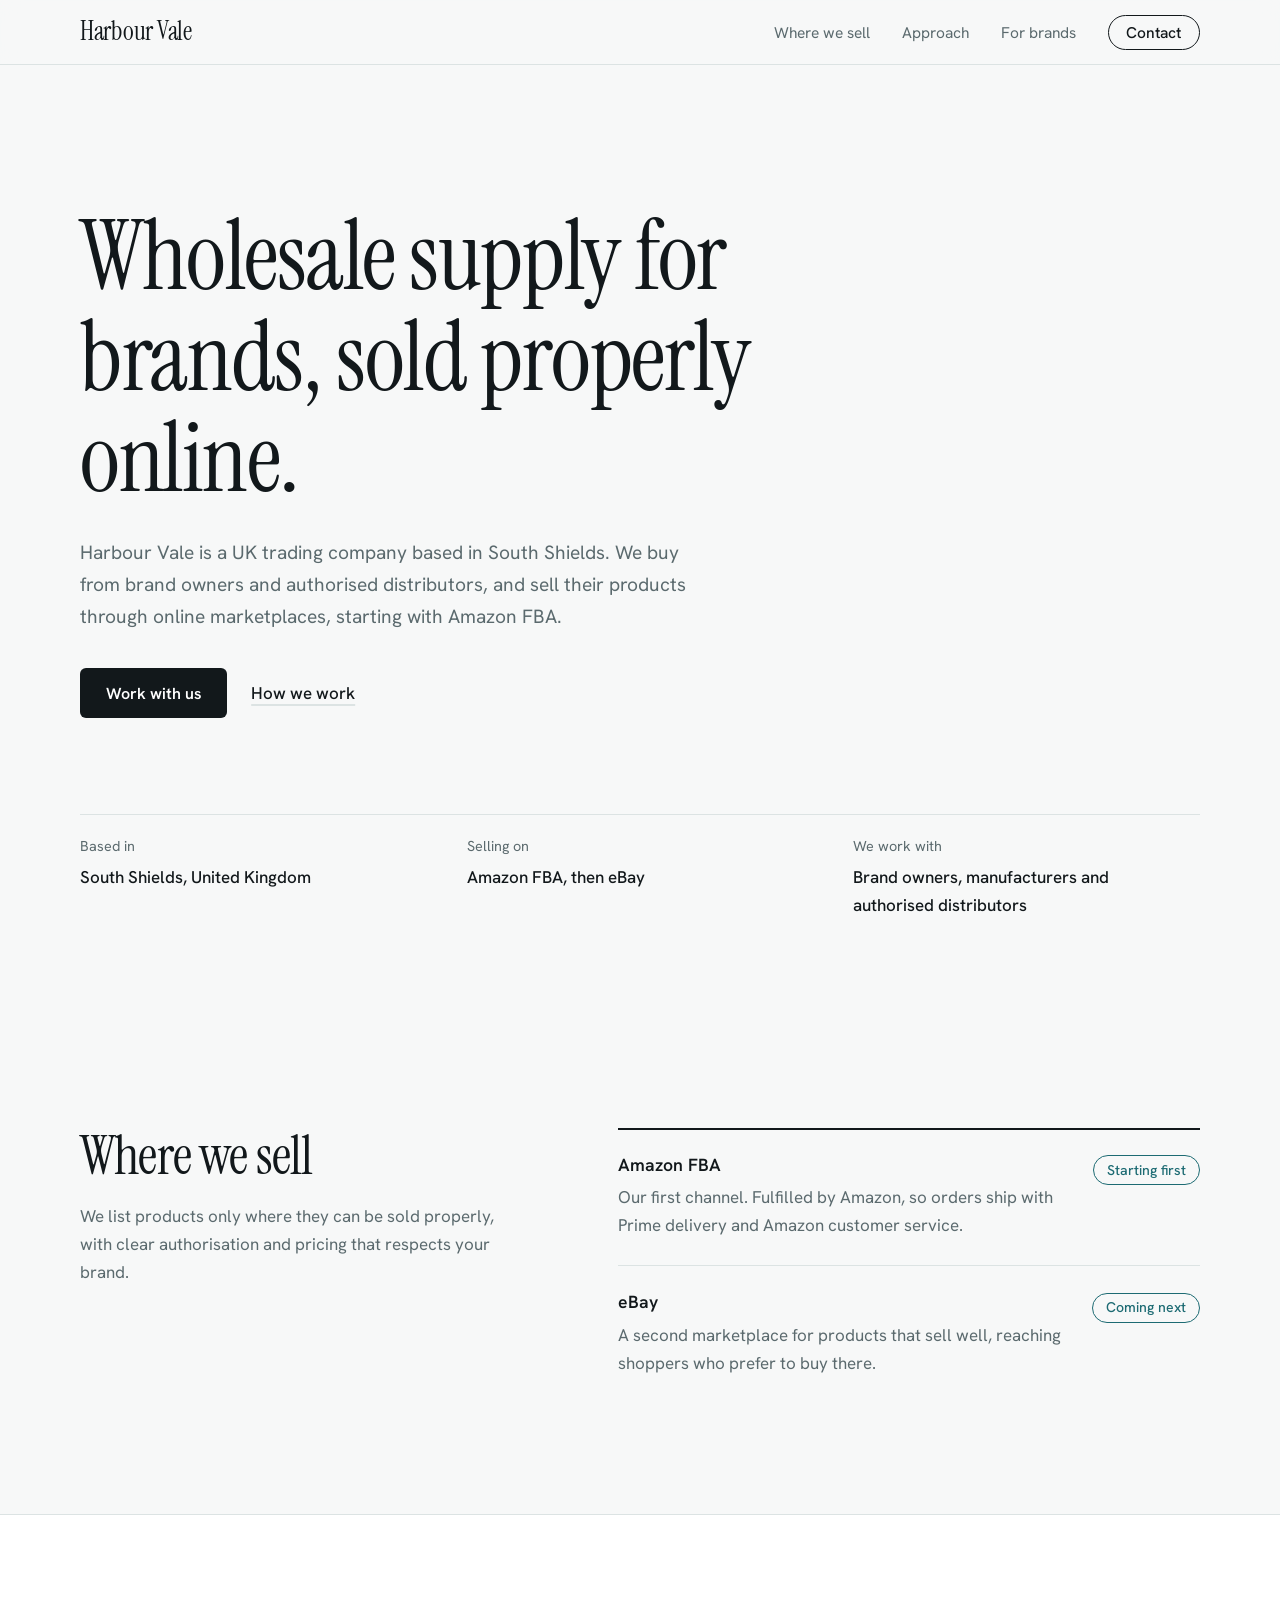
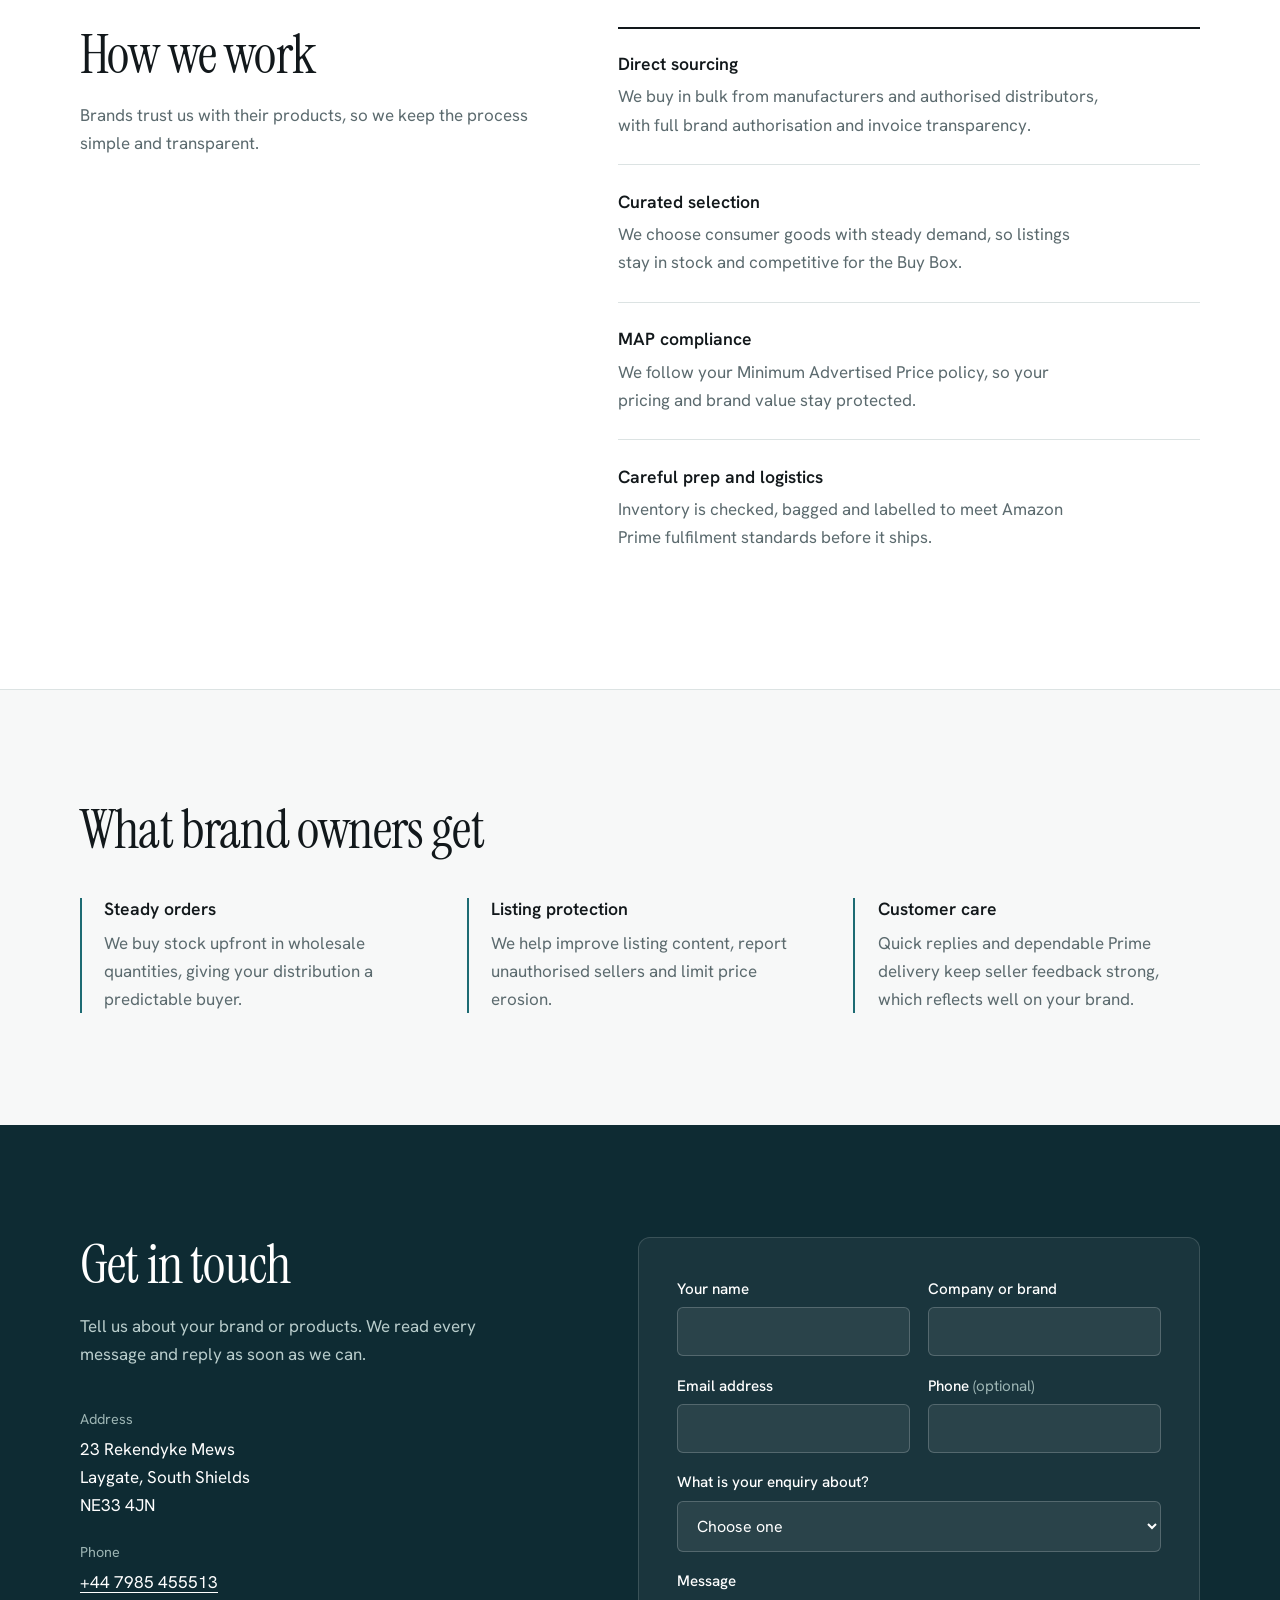
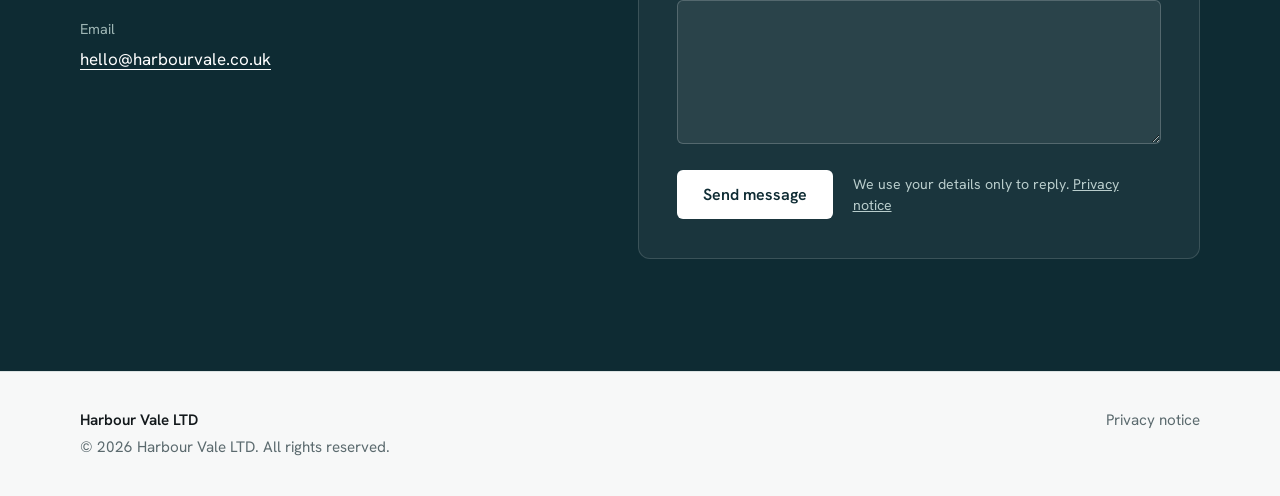
<file: index.html>
<!DOCTYPE html>
<html lang="en-GB">
<head>
<meta charset="utf-8">
<meta name="viewport" content="width=device-width, initial-scale=1, viewport-fit=cover">
<title>Harbour Vale | Wholesale and online retail, South Shields</title>
<meta name="description" content="Harbour Vale is a UK trading company that buys wholesale from brands and distributors and sells their products online, starting with Amazon FBA.">
<meta property="og:title" content="Harbour Vale">
<meta property="og:description" content="Wholesale supply for brands, sold properly online.">
<meta property="og:type" content="website">
<meta property="og:url" content="https://harbourvale.co.uk/">
<meta name="theme-color" content="#F7F8F8">
<link rel="icon" href="favicon.svg" type="image/svg+xml">
<link rel="preconnect" href="https://fonts.googleapis.com">
<link rel="preconnect" href="https://fonts.gstatic.com" crossorigin>
<link href="https://fonts.googleapis.com/css2?family=Hanken+Grotesk:wght@400;500;600&family=Instrument+Serif:ital@0;1&display=swap" rel="stylesheet">
<link rel="stylesheet" href="styles.css">
</head>
<body>

<a class="skip" href="#main">Skip to content</a>

<header class="site">
  <div class="wrap bar">
    <a class="logo" href="#top" aria-label="Harbour Vale home">Harbour Vale</a>
    <nav aria-label="Main">
      <ul>
        <li class="hide-sm"><a href="#channels">Where we sell</a></li>
        <li class="hide-sm"><a href="#approach">Approach</a></li>
        <li class="hide-sm"><a href="#brands">For brands</a></li>
        <li><a class="pill" href="#contact">Contact</a></li>
      </ul>
    </nav>
  </div>
</header>

<main id="main">
  <!-- HERO -->
  <section class="hero" id="top">
    <div class="wrap">
      <h1>Wholesale supply for brands, sold properly online.</h1>
      <p class="lead">Harbour Vale is a UK trading company based in South Shields. We buy from brand owners and authorised distributors, and sell their products through online marketplaces, starting with Amazon FBA.</p>
      <div class="actions">
        <a class="btn" href="#contact">Work with us</a>
        <a class="link" href="#approach">How we work</a>
      </div>
      <dl class="facts">
        <div><dt>Based in</dt><dd>South Shields, United Kingdom</dd></div>
        <div><dt>Selling on</dt><dd>Amazon FBA, then eBay</dd></div>
        <div><dt>We work with</dt><dd>Brand owners, manufacturers and authorised distributors</dd></div>
      </dl>
    </div>
  </section>

  <!-- WHERE WE SELL -->
  <section id="channels">
    <div class="wrap split">
      <div class="head">
        <h2>Where we sell</h2>
        <p>We list products only where they can be sold properly, with clear authorisation and pricing that respects your brand.</p>
      </div>
      <ul class="rules channels">
        <li>
          <div>
            <h3>Amazon FBA</h3>
            <p>Our first channel. Fulfilled by Amazon, so orders ship with Prime delivery and Amazon customer service.</p>
          </div>
          <span class="tag">Starting first</span>
        </li>
        <li>
          <div>
            <h3>eBay</h3>
            <p>A second marketplace for products that sell well, reaching shoppers who prefer to buy there.</p>
          </div>
          <span class="tag">Coming next</span>
        </li>
      </ul>
    </div>
  </section>

  <!-- APPROACH -->
  <section id="approach" class="alt">
    <div class="wrap split">
      <div class="head">
        <h2>How we work</h2>
        <p>Brands trust us with their products, so we keep the process simple and transparent.</p>
      </div>
      <ul class="rules">
        <li>
          <h3>Direct sourcing</h3>
          <p>We buy in bulk from manufacturers and authorised distributors, with full brand authorisation and invoice transparency.</p>
        </li>
        <li>
          <h3>Curated selection</h3>
          <p>We choose consumer goods with steady demand, so listings stay in stock and competitive for the Buy Box.</p>
        </li>
        <li>
          <h3>MAP compliance</h3>
          <p>We follow your Minimum Advertised Price policy, so your pricing and brand value stay protected.</p>
        </li>
        <li>
          <h3>Careful prep and logistics</h3>
          <p>Inventory is checked, bagged and labelled to meet Amazon Prime fulfilment standards before it ships.</p>
        </li>
      </ul>
    </div>
  </section>

  <!-- FOR BRANDS -->
  <section id="brands">
    <div class="wrap">
      <div class="head">
        <h2>What brand owners get</h2>
      </div>
      <div class="trio">
        <div>
          <h3>Steady orders</h3>
          <p>We buy stock upfront in wholesale quantities, giving your distribution a predictable buyer.</p>
        </div>
        <div>
          <h3>Listing protection</h3>
          <p>We help improve listing content, report unauthorised sellers and limit price erosion.</p>
        </div>
        <div>
          <h3>Customer care</h3>
          <p>Quick replies and dependable Prime delivery keep seller feedback strong, which reflects well on your brand.</p>
        </div>
      </div>
    </div>
  </section>

  <!-- CONTACT -->
  <section id="contact" class="dark">
    <div class="wrap contact">
      <div class="head">
        <h2>Get in touch</h2>
        <p>Tell us about your brand or products. We read every message and reply as soon as we can.</p>
        <dl class="details">
          <dt>Address</dt>
          <dd>23 Rekendyke Mews<br>Laygate, South Shields<br>NE33 4JN</dd>
          <dt>Phone</dt>
          <dd><a href="tel:+447985455513">+44 7985 455513</a></dd>
          <dt data-cfg="email">Email</dt>
          <dd data-cfg="email"><a id="emailLink" href="#"></a></dd>
        </dl>
      </div>

      <form id="contactForm" action="https://formspree.io/f/maenqknb" method="POST" novalidate>
        <input type="hidden" name="_subject" value="New enquiry from harbourvale.co.uk">
        <div class="row">
          <div class="field">
            <label for="name">Your name</label>
            <input id="name" name="name" type="text" autocomplete="name" required>
            <p class="err">Enter your name.</p>
          </div>
          <div class="field">
            <label for="company">Company or brand</label>
            <input id="company" name="company" type="text" autocomplete="organization" required>
            <p class="err">Enter your company or brand name.</p>
          </div>
        </div>
        <div class="row">
          <div class="field">
            <label for="email">Email address</label>
            <input id="email" name="email" type="email" autocomplete="email" required>
            <p class="err">Enter a valid email address.</p>
          </div>
          <div class="field">
            <label for="phone">Phone <span class="opt">(optional)</span></label>
            <input id="phone" name="phone" type="tel" autocomplete="tel">
          </div>
        </div>
        <div class="field">
          <label for="topic">What is your enquiry about?</label>
          <select id="topic" name="topic" required>
            <option value="">Choose one</option>
            <option>Becoming a brand partner</option>
            <option>Supplying wholesale stock</option>
            <option>Unauthorised sellers or listings</option>
            <option>Something else</option>
          </select>
          <p class="err">Choose a topic.</p>
        </div>
        <div class="field">
          <label for="message">Message</label>
          <textarea id="message" name="message" required></textarea>
          <p class="err">Write a short message.</p>
        </div>
        <div class="hp" aria-hidden="true">
          <label for="website">Leave this field empty</label>
          <input id="website" name="_gotcha" type="text" tabindex="-1" autocomplete="off">
        </div>
        <div class="foot">
          <button class="btn light" type="submit" id="sendBtn">Send message</button>
          <small>We use your details only to reply. <a href="privacy.html">Privacy notice</a></small>
        </div>
        <p class="status" id="status" role="status" aria-live="polite"></p>
      </form>
    </div>
  </section>
</main>

<footer class="site">
  <div class="wrap">
    <div class="legal">
      <strong>Harbour Vale LTD</strong>
      <!-- Add once your certificate of incorporation arrives:
           Registered in England and Wales. Company number 00000000.
           Registered office: 23 Rekendyke Mews, Laygate, South Shields, NE33 4JN. -->
      <span>&copy; <span id="year">2026</span> Harbour Vale LTD. All rights reserved.</span>
    </div>
    <nav aria-label="Footer">
      <a href="privacy.html">Privacy notice</a>
      <a href="#" data-cfg="amazon" id="amazonLink" target="_blank" rel="noopener">Amazon storefront</a>
      <a href="#" data-cfg="ebay" id="ebayLink" target="_blank" rel="noopener">eBay store</a>
    </nav>
  </div>
</footer>

<script src="script.js"></script>
</body>
</html>
</file>
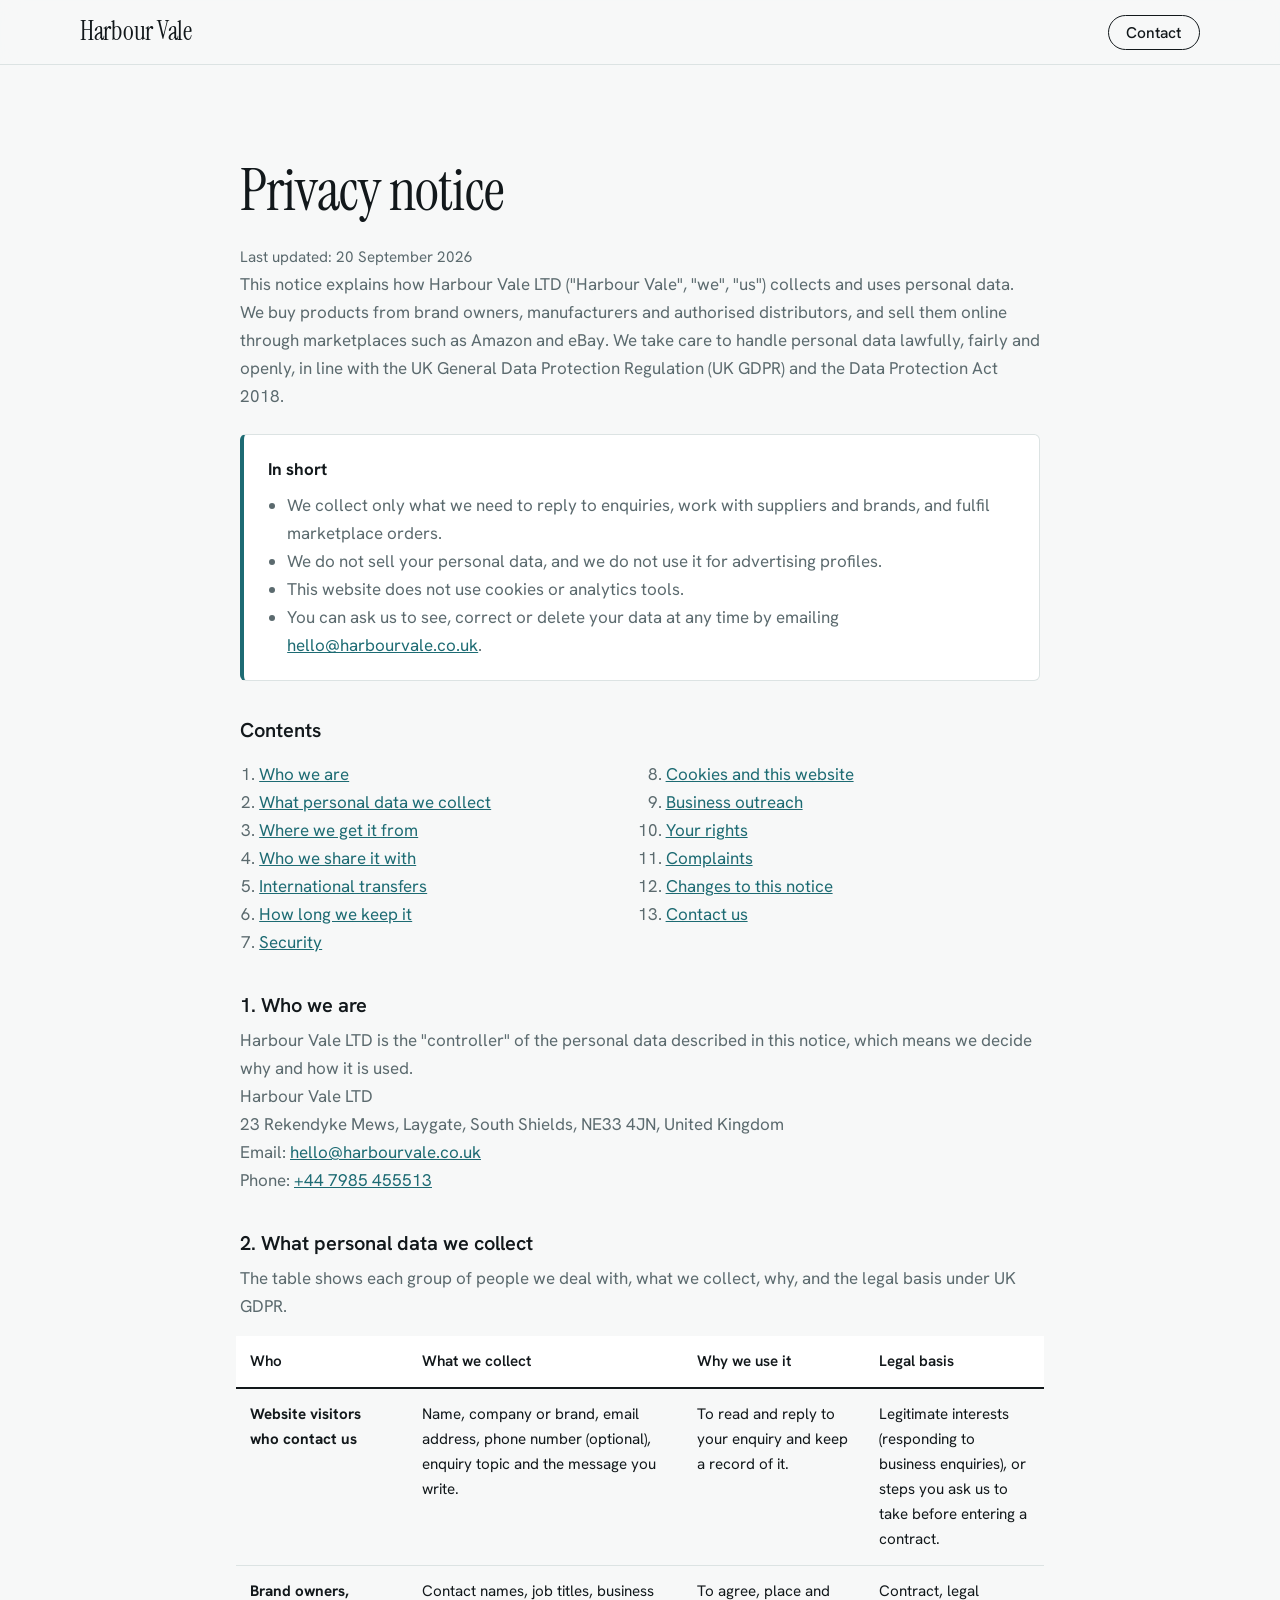
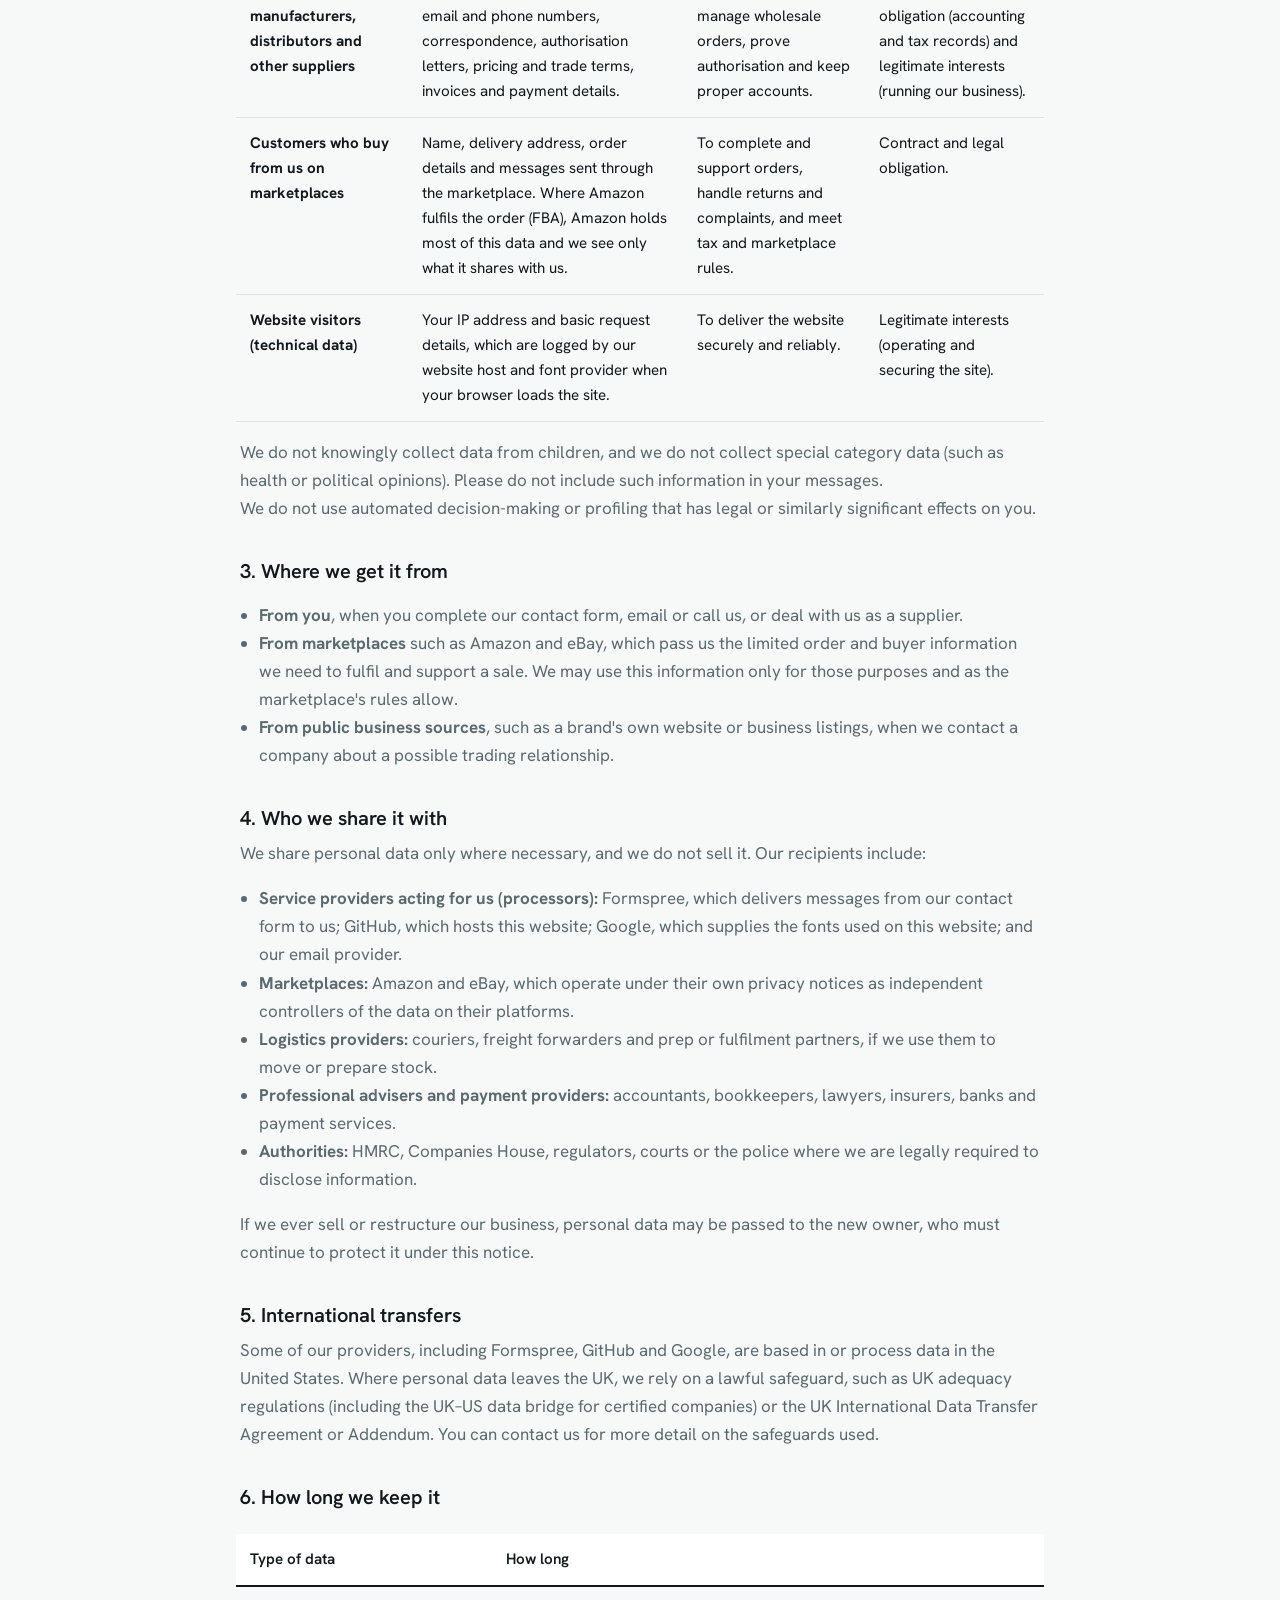
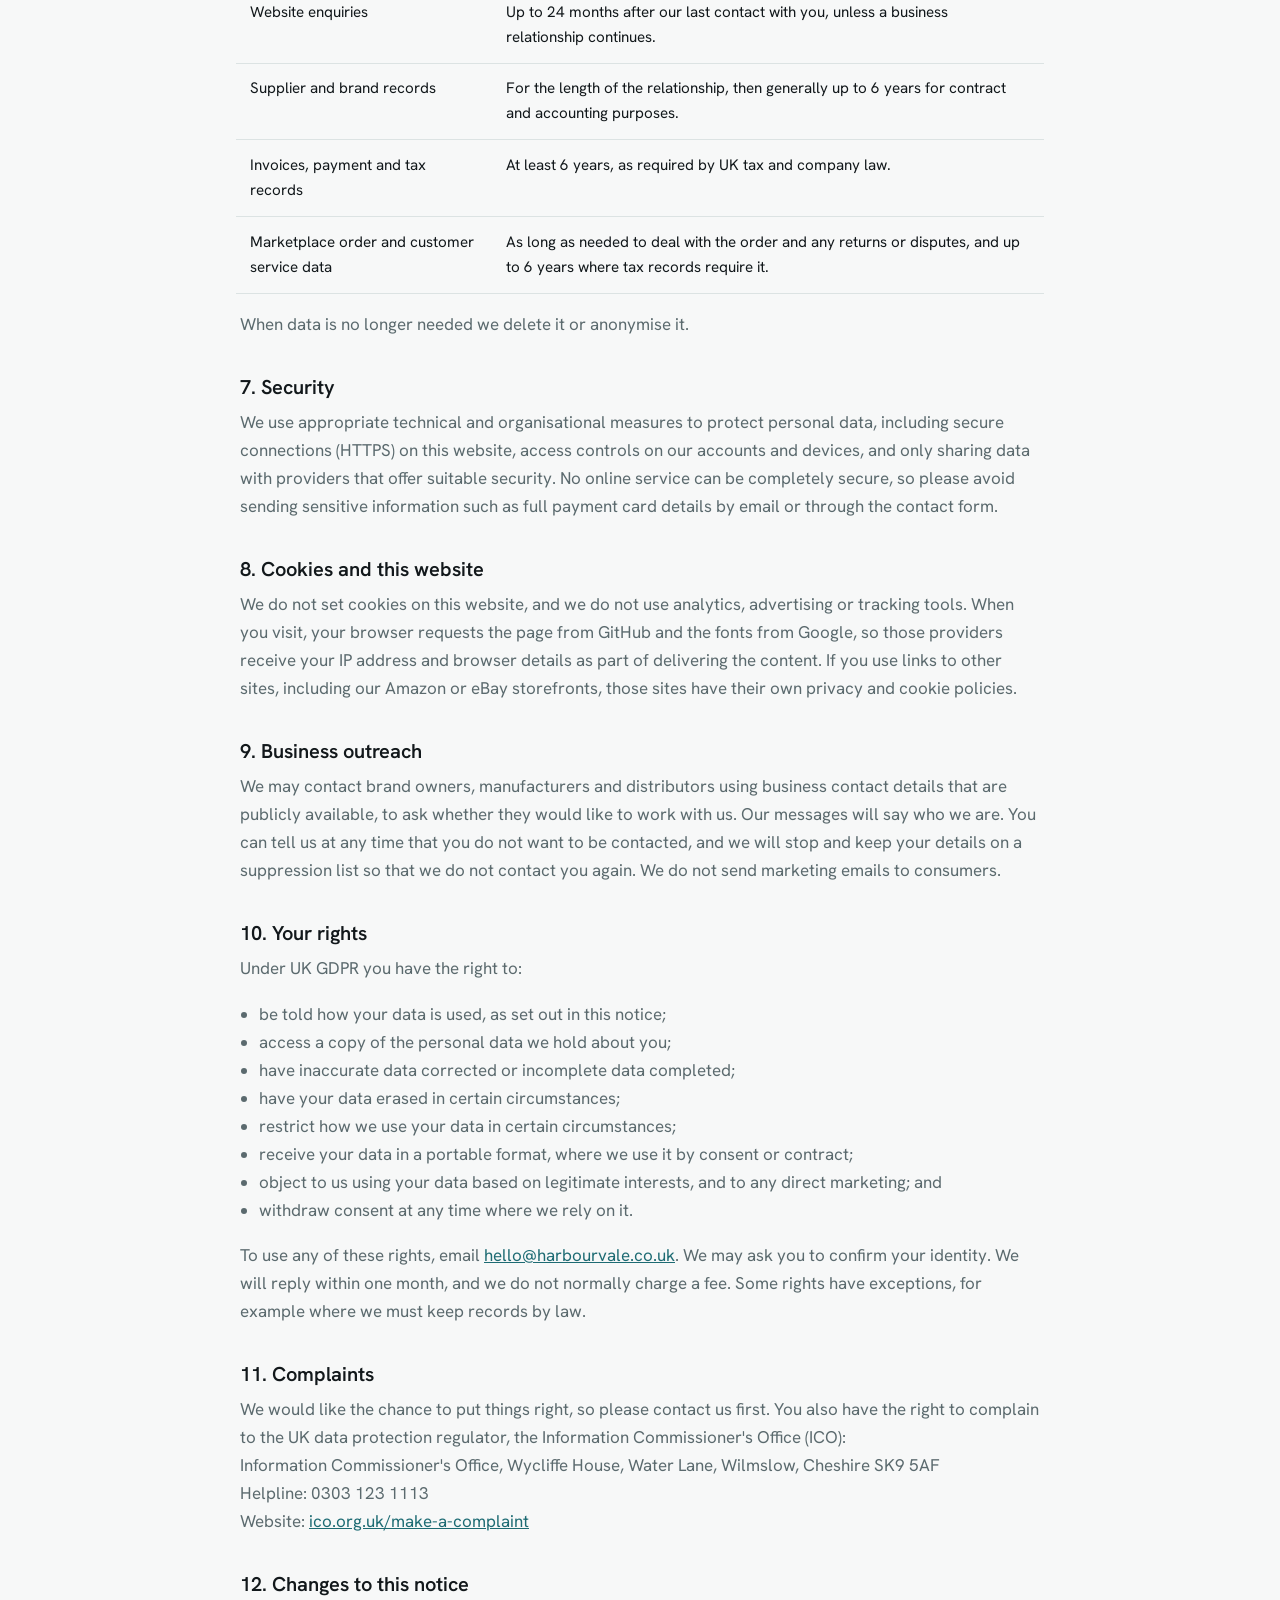
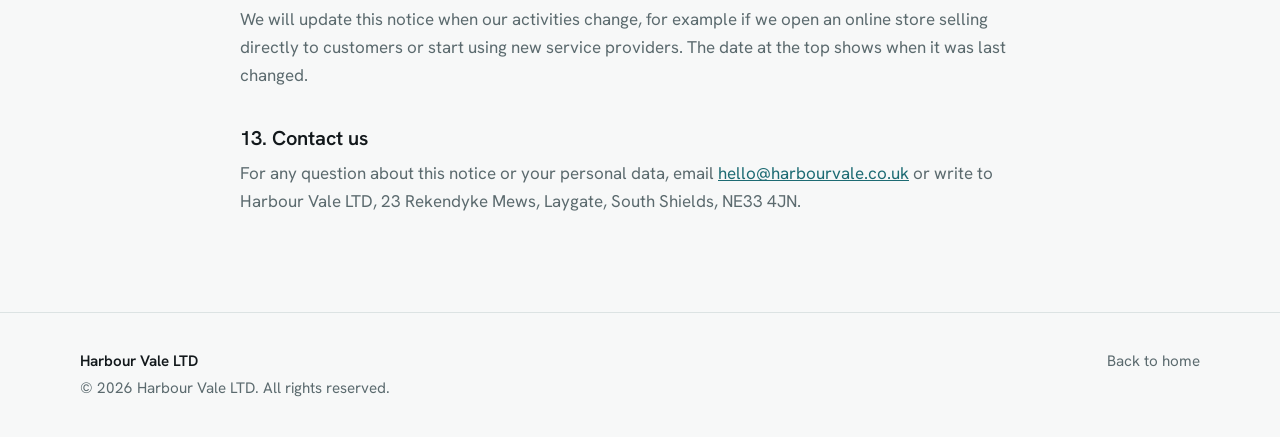
<file: privacy.html>
<!DOCTYPE html>
<html lang="en-GB">
<head>
<meta charset="utf-8">
<meta name="viewport" content="width=device-width, initial-scale=1, viewport-fit=cover">
<title>Privacy notice | Harbour Vale</title>
<meta name="description" content="How Harbour Vale LTD collects, uses and protects personal data.">
<link rel="icon" href="favicon.svg" type="image/svg+xml">
<link rel="preconnect" href="https://fonts.googleapis.com">
<link rel="preconnect" href="https://fonts.gstatic.com" crossorigin>
<link href="https://fonts.googleapis.com/css2?family=Hanken+Grotesk:wght@400;500;600&family=Instrument+Serif:ital@0;1&display=swap" rel="stylesheet">
<link rel="stylesheet" href="styles.css">
</head>
<body>

<header class="site">
  <div class="wrap bar">
    <a class="logo" href="./">Harbour Vale</a>
    <nav aria-label="Main">
      <ul><li><a class="pill" href="./#contact">Contact</a></li></ul>
    </nav>
  </div>
</header>

<main class="doc">
<div class="wrap">

<h1>Privacy notice</h1>
<p class="meta">Last updated: 20 September 2026</p>

<p>This notice explains how Harbour Vale LTD ("Harbour Vale", "we", "us") collects and uses personal data. We buy products from brand owners, manufacturers and authorised distributors, and sell them online through marketplaces such as Amazon and eBay. We take care to handle personal data lawfully, fairly and openly, in line with the UK General Data Protection Regulation (UK GDPR) and the Data Protection Act 2018.</p>

<div class="summary">
  <strong>In short</strong>
  <ul>
    <li>We collect only what we need to reply to enquiries, work with suppliers and brands, and fulfil marketplace orders.</li>
    <li>We do not sell your personal data, and we do not use it for advertising profiles.</li>
    <li>This website does not use cookies or analytics tools.</li>
    <li>You can ask us to see, correct or delete your data at any time by emailing <a href="mailto:hello@harbourvale.co.uk">hello@harbourvale.co.uk</a>.</li>
  </ul>
</div>

<h2 id="contents-title">Contents</h2>
<ol class="toc">
  <li><a href="#who">Who we are</a></li>
  <li><a href="#collect">What personal data we collect</a></li>
  <li><a href="#source">Where we get it from</a></li>
  <li><a href="#share">Who we share it with</a></li>
  <li><a href="#transfers">International transfers</a></li>
  <li><a href="#retention">How long we keep it</a></li>
  <li><a href="#security">Security</a></li>
  <li><a href="#cookies">Cookies and this website</a></li>
  <li><a href="#outreach">Business outreach</a></li>
  <li><a href="#rights">Your rights</a></li>
  <li><a href="#complaints">Complaints</a></li>
  <li><a href="#changes">Changes to this notice</a></li>
  <li><a href="#contact">Contact us</a></li>
</ol>

<h2 id="who">1. Who we are</h2>
<p>Harbour Vale LTD is the "controller" of the personal data described in this notice, which means we decide why and how it is used.</p>
<p>
  Harbour Vale LTD<br>
  23 Rekendyke Mews, Laygate, South Shields, NE33 4JN, United Kingdom<br>
  Email: <a href="mailto:hello@harbourvale.co.uk">hello@harbourvale.co.uk</a><br>
  Phone: <a href="tel:+447985455513">+44 7985 455513</a>
  <!-- Add when your certificate of incorporation arrives:
       Registered in England and Wales, company number 00000000. -->
</p>

<h2 id="collect">2. What personal data we collect</h2>
<p>The table shows each group of people we deal with, what we collect, why, and the legal basis under UK GDPR.</p>
<div class="tablewrap">
<table>
  <thead>
    <tr><th>Who</th><th>What we collect</th><th>Why we use it</th><th>Legal basis</th></tr>
  </thead>
  <tbody>
    <tr>
      <td><strong>Website visitors who contact us</strong></td>
      <td>Name, company or brand, email address, phone number (optional), enquiry topic and the message you write.</td>
      <td>To read and reply to your enquiry and keep a record of it.</td>
      <td>Legitimate interests (responding to business enquiries), or steps you ask us to take before entering a contract.</td>
    </tr>
    <tr>
      <td><strong>Brand owners, manufacturers, distributors and other suppliers</strong></td>
      <td>Contact names, job titles, business email and phone numbers, correspondence, authorisation letters, pricing and trade terms, invoices and payment details.</td>
      <td>To agree, place and manage wholesale orders, prove authorisation and keep proper accounts.</td>
      <td>Contract, legal obligation (accounting and tax records) and legitimate interests (running our business).</td>
    </tr>
    <tr>
      <td><strong>Customers who buy from us on marketplaces</strong></td>
      <td>Name, delivery address, order details and messages sent through the marketplace. Where Amazon fulfils the order (FBA), Amazon holds most of this data and we see only what it shares with us.</td>
      <td>To complete and support orders, handle returns and complaints, and meet tax and marketplace rules.</td>
      <td>Contract and legal obligation.</td>
    </tr>
    <tr>
      <td><strong>Website visitors (technical data)</strong></td>
      <td>Your IP address and basic request details, which are logged by our website host and font provider when your browser loads the site.</td>
      <td>To deliver the website securely and reliably.</td>
      <td>Legitimate interests (operating and securing the site).</td>
    </tr>
  </tbody>
</table>
</div>
<p>We do not knowingly collect data from children, and we do not collect special category data (such as health or political opinions). Please do not include such information in your messages.</p>
<p>We do not use automated decision-making or profiling that has legal or similarly significant effects on you.</p>

<h2 id="source">3. Where we get it from</h2>
<ul>
  <li><strong>From you</strong>, when you complete our contact form, email or call us, or deal with us as a supplier.</li>
  <li><strong>From marketplaces</strong> such as Amazon and eBay, which pass us the limited order and buyer information we need to fulfil and support a sale. We may use this information only for those purposes and as the marketplace's rules allow.</li>
  <li><strong>From public business sources</strong>, such as a brand's own website or business listings, when we contact a company about a possible trading relationship.</li>
</ul>

<h2 id="share">4. Who we share it with</h2>
<p>We share personal data only where necessary, and we do not sell it. Our recipients include:</p>
<ul>
  <li><strong>Service providers acting for us (processors):</strong> Formspree, which delivers messages from our contact form to us; GitHub, which hosts this website; Google, which supplies the fonts used on this website; and our email provider.</li>
  <li><strong>Marketplaces:</strong> Amazon and eBay, which operate under their own privacy notices as independent controllers of the data on their platforms.</li>
  <li><strong>Logistics providers:</strong> couriers, freight forwarders and prep or fulfilment partners, if we use them to move or prepare stock.</li>
  <li><strong>Professional advisers and payment providers:</strong> accountants, bookkeepers, lawyers, insurers, banks and payment services.</li>
  <li><strong>Authorities:</strong> HMRC, Companies House, regulators, courts or the police where we are legally required to disclose information.</li>
</ul>
<p>If we ever sell or restructure our business, personal data may be passed to the new owner, who must continue to protect it under this notice.</p>

<h2 id="transfers">5. International transfers</h2>
<p>Some of our providers, including Formspree, GitHub and Google, are based in or process data in the United States. Where personal data leaves the UK, we rely on a lawful safeguard, such as UK adequacy regulations (including the UK&ndash;US data bridge for certified companies) or the UK International Data Transfer Agreement or Addendum. You can contact us for more detail on the safeguards used.</p>

<h2 id="retention">6. How long we keep it</h2>
<div class="tablewrap">
<table>
  <thead><tr><th>Type of data</th><th>How long</th></tr></thead>
  <tbody>
    <tr><td>Website enquiries</td><td>Up to 24 months after our last contact with you, unless a business relationship continues.</td></tr>
    <tr><td>Supplier and brand records</td><td>For the length of the relationship, then generally up to 6 years for contract and accounting purposes.</td></tr>
    <tr><td>Invoices, payment and tax records</td><td>At least 6 years, as required by UK tax and company law.</td></tr>
    <tr><td>Marketplace order and customer service data</td><td>As long as needed to deal with the order and any returns or disputes, and up to 6 years where tax records require it.</td></tr>
  </tbody>
</table>
</div>
<p>When data is no longer needed we delete it or anonymise it.</p>

<h2 id="security">7. Security</h2>
<p>We use appropriate technical and organisational measures to protect personal data, including secure connections (HTTPS) on this website, access controls on our accounts and devices, and only sharing data with providers that offer suitable security. No online service can be completely secure, so please avoid sending sensitive information such as full payment card details by email or through the contact form.</p>

<h2 id="cookies">8. Cookies and this website</h2>
<p>We do not set cookies on this website, and we do not use analytics, advertising or tracking tools. When you visit, your browser requests the page from GitHub and the fonts from Google, so those providers receive your IP address and browser details as part of delivering the content. If you use links to other sites, including our Amazon or eBay storefronts, those sites have their own privacy and cookie policies.</p>

<h2 id="outreach">9. Business outreach</h2>
<p>We may contact brand owners, manufacturers and distributors using business contact details that are publicly available, to ask whether they would like to work with us. Our messages will say who we are. You can tell us at any time that you do not want to be contacted, and we will stop and keep your details on a suppression list so that we do not contact you again. We do not send marketing emails to consumers.</p>

<h2 id="rights">10. Your rights</h2>
<p>Under UK GDPR you have the right to:</p>
<ul>
  <li>be told how your data is used, as set out in this notice;</li>
  <li>access a copy of the personal data we hold about you;</li>
  <li>have inaccurate data corrected or incomplete data completed;</li>
  <li>have your data erased in certain circumstances;</li>
  <li>restrict how we use your data in certain circumstances;</li>
  <li>receive your data in a portable format, where we use it by consent or contract;</li>
  <li>object to us using your data based on legitimate interests, and to any direct marketing; and</li>
  <li>withdraw consent at any time where we rely on it.</li>
</ul>
<p>To use any of these rights, email <a href="mailto:hello@harbourvale.co.uk">hello@harbourvale.co.uk</a>. We may ask you to confirm your identity. We will reply within one month, and we do not normally charge a fee. Some rights have exceptions, for example where we must keep records by law.</p>

<h2 id="complaints">11. Complaints</h2>
<p>We would like the chance to put things right, so please contact us first. You also have the right to complain to the UK data protection regulator, the Information Commissioner's Office (ICO):</p>
<p>
  Information Commissioner's Office, Wycliffe House, Water Lane, Wilmslow, Cheshire SK9 5AF<br>
  Helpline: 0303 123 1113<br>
  Website: <a href="https://ico.org.uk/make-a-complaint/" rel="noopener">ico.org.uk/make-a-complaint</a>
</p>

<h2 id="changes">12. Changes to this notice</h2>
<p>We will update this notice when our activities change, for example if we open an online store selling directly to customers or start using new service providers. The date at the top shows when it was last changed.</p>

<h2 id="contact">13. Contact us</h2>
<p>For any question about this notice or your personal data, email <a href="mailto:hello@harbourvale.co.uk">hello@harbourvale.co.uk</a> or write to Harbour Vale LTD, 23 Rekendyke Mews, Laygate, South Shields, NE33 4JN.</p>

</div>
</main>

<footer class="site">
  <div class="wrap">
    <div class="legal">
      <strong>Harbour Vale LTD</strong>
      <span>&copy; <span id="year">2026</span> Harbour Vale LTD. All rights reserved.</span>
    </div>
    <nav aria-label="Footer"><a href="./">Back to home</a></nav>
  </div>
</footer>
<script>document.getElementById('year').textContent = new Date().getFullYear();</script>
</body>
</html>
</file>
<file: styles.css>
:root {
  --bg: #F7F8F8;
  --white: #FFFFFF;
  --ink: #12181B;
  --muted: #5B6A6E;
  --line: #DCE3E3;
  --tide: #1D6B73;
  --deep: #0E2B33;
  --brass: #D8A31E;
  --error: #B3261E;
  --serif: "Instrument Serif", "Iowan Old Style", Georgia, serif;
  --sans: "Hanken Grotesk", "Segoe UI", system-ui, -apple-system, sans-serif;
  --r: 6px;
}
*, *::before, *::after { box-sizing: border-box; }
html { scroll-behavior: smooth; scroll-padding-top: 5rem; }
body { margin: 0; background: var(--bg); color: var(--ink); font: 400 1.0625rem/1.65 var(--sans); -webkit-font-smoothing: antialiased; }
a { color: inherit; }
:focus-visible { outline: 3px solid var(--brass); outline-offset: 3px; }
h1, h2, h3 { margin: 0; font-weight: 400; }
h1, h2 { font-family: var(--serif); line-height: 1.04; letter-spacing: -0.015em; }
h3 { font: 600 1.1rem/1.3 var(--sans); }
p { margin: 0; }
.wrap { width: min(1120px, 100% - 2.5rem); margin-inline: auto; }
.skip { position: absolute; left: -999px; top: 0; background: var(--ink); color: #fff; padding: .6rem 1rem; z-index: 50; }
.skip:focus { left: 0; }

/* Header */
header.site { position: sticky; top: 0; z-index: 20; background: rgba(247,248,248,.9); backdrop-filter: blur(10px); border-bottom: 1px solid var(--line); }
.bar { display: flex; justify-content: space-between; align-items: center; height: 4rem; }
.logo { font-family: var(--serif); font-size: 1.6rem; text-decoration: none; letter-spacing: -0.01em; }
header nav ul { display: flex; gap: 2rem; list-style: none; margin: 0; padding: 0; align-items: center; }
header nav a { text-decoration: none; font-size: .97rem; color: var(--muted); }
header nav a:hover { color: var(--ink); }
header nav a.pill { color: var(--ink); border: 1.5px solid var(--ink); padding: .4rem 1.1rem; border-radius: 999px; font-weight: 500; transition: background .2s, color .2s; }
header nav a.pill:hover { background: var(--ink); color: #fff; }

/* Buttons and links */
.btn { display: inline-block; background: var(--ink); color: #fff; font: 600 1rem var(--sans); padding: .9rem 1.6rem; border-radius: var(--r); border: 0; text-decoration: none; cursor: pointer; transition: background .2s; }
.btn:hover { background: var(--tide); }
.btn.light { background: #fff; color: var(--deep); }
.btn.light:hover { background: var(--brass); }
.btn[disabled] { opacity: .6; cursor: wait; }
.link { text-decoration: underline; text-underline-offset: 5px; text-decoration-color: var(--line); text-decoration-thickness: 2px; font-weight: 500; }
.link:hover { text-decoration-color: var(--tide); }

/* Hero */
.hero { padding: clamp(4.5rem, 11vw, 9rem) 0 clamp(3rem, 6vw, 5rem); }
.hero h1 { font-size: clamp(2.8rem, 7.6vw, 6.2rem); max-width: 15ch; animation: rise .9s cubic-bezier(.2,.7,.2,1) both; }
.hero .lead { max-width: 56ch; margin: 1.75rem 0 2.25rem; font-size: 1.2rem; color: var(--muted); }
.actions { display: flex; flex-wrap: wrap; gap: 1.5rem; align-items: center; }
.facts { display: grid; grid-template-columns: repeat(auto-fit, minmax(230px, 1fr)); gap: 0 2.5rem; margin: clamp(3.5rem, 8vw, 6rem) 0 0; border-top: 1px solid var(--line); }
.facts div { padding: 1.25rem 0; }
.facts dt { font-size: .9rem; color: var(--muted); margin-bottom: .25rem; }
.facts dd { margin: 0; font-weight: 500; max-width: 26ch; }
@keyframes rise { from { opacity: 0; transform: translateY(14px); } to { opacity: 1; transform: none; } }

/* Sections */
section { padding: clamp(4rem, 9vw, 7rem) 0; }
section.alt { background: var(--white); border-block: 1px solid var(--line); }
.head h2 { font-size: clamp(2.1rem, 4.6vw, 3.4rem); max-width: 18ch; }
.head p { color: var(--muted); margin-top: 1.1rem; max-width: 46ch; }
#brands .head { margin-bottom: 2.5rem; }

/* Approach */
.split { display: grid; grid-template-columns: 1fr 1.3fr; gap: clamp(2rem, 7vw, 6rem); align-items: start; }
.rules { list-style: none; margin: 0; padding: 0; }
.rules li { padding: 1.6rem 0; border-top: 1px solid var(--line); }
.rules li:first-child { border-top: 2px solid var(--ink); padding-top: 1.5rem; }
.rules h3 { margin-bottom: .4rem; }
.rules p { color: var(--muted); max-width: 48ch; }

.channels li { display: flex; justify-content: space-between; align-items: flex-start; gap: 1.5rem; }
.tag { flex-shrink: 0; font-size: .88rem; font-weight: 500; color: var(--tide); border: 1.5px solid var(--tide); border-radius: 999px; padding: .15rem .8rem; margin-top: .1rem; }
@media (max-width: 540px) { .channels li { flex-direction: column; gap: .8rem; } }

/* Brands */
.trio { display: grid; grid-template-columns: repeat(3, 1fr); gap: 2.5rem; }
.trio div { border-left: 2px solid var(--tide); padding-left: 1.4rem; }
.trio h3 { margin-bottom: .5rem; }
.trio p { color: var(--muted); }

/* Contact */
section.dark { background: var(--deep); color: #fff; }
.dark .head p { color: #B9CDCC; }
.contact { display: grid; grid-template-columns: 1fr 1.2fr; gap: clamp(2.5rem, 7vw, 6rem); align-items: start; }
.details { margin: 2.5rem 0 0; }
.details dt { font-size: .9rem; color: #9DB5B4; margin-top: 1.4rem; }
.details dd { margin: .2rem 0 0; }
.details a { text-decoration: underline; text-underline-offset: 4px; }
form { background: rgba(255,255,255,.05); border: 1px solid rgba(255,255,255,.14); border-radius: 12px; padding: clamp(1.4rem, 4vw, 2.4rem); }
.row { display: grid; grid-template-columns: 1fr 1fr; gap: 1.1rem; }
.field { margin-bottom: 1.1rem; }
label { display: block; font-weight: 500; font-size: .95rem; margin-bottom: .35rem; }
label .opt { color: #9DB5B4; font-weight: 400; }
input, select, textarea { width: 100%; font: 400 1rem var(--sans); color: #fff; background: rgba(255,255,255,.07); border: 1.5px solid rgba(255,255,255,.2); border-radius: var(--r); padding: .8rem .9rem; transition: border-color .15s, background .15s; }
select option { color: var(--ink); }
textarea { min-height: 9rem; resize: vertical; }
input:hover, select:hover, textarea:hover { border-color: rgba(255,255,255,.4); }
input:focus, select:focus, textarea:focus { outline: none; border-color: var(--brass); background: rgba(255,255,255,.1); box-shadow: 0 0 0 3px rgba(216,163,30,.25); }
.err { display: none; color: #FFB4AB; font-size: .88rem; margin-top: .3rem; }
.field.invalid .err { display: block; }
.field.invalid input, .field.invalid select, .field.invalid textarea { border-color: #FFB4AB; }
.hp { position: absolute; left: -9999px; width: 1px; height: 1px; overflow: hidden; }
.foot { display: flex; flex-wrap: wrap; align-items: center; gap: 1.25rem; margin-top: .5rem; }
.foot small { color: #B9CDCC; max-width: 34ch; line-height: 1.45; }
.foot small a { text-decoration: underline; }
.status { display: none; margin-top: 1.25rem; padding: 1rem 1.15rem; border-radius: var(--r); font-weight: 500; }
.status.ok { display: block; background: #E2F1EA; color: #14513A; }
.status.fail { display: block; background: #FBE9E7; color: #7A1913; }

/* Footer */
footer.site { padding: 2.25rem 0; font-size: .95rem; color: var(--muted); border-top: 1px solid var(--line); }
footer.site .wrap { display: flex; flex-wrap: wrap; justify-content: space-between; gap: 1rem 2rem; }
.legal { display: flex; flex-direction: column; gap: .15rem; }
.legal strong { color: var(--ink); font-weight: 600; }
footer nav { display: flex; gap: 1.5rem; flex-wrap: wrap; align-items: flex-start; }
footer a { text-decoration: none; }
footer a:hover { color: var(--ink); text-decoration: underline; }
[hidden] { display: none !important; }

/* Simple text pages (privacy, 404) */
.doc { padding: clamp(3rem, 8vw, 6rem) 0; }
.doc .wrap { max-width: 50rem; }
.doc h1 { font-size: clamp(2.4rem, 6vw, 3.6rem); margin-bottom: 1.5rem; }
.doc h2 { font: 600 1.25rem var(--sans); margin: 2.25rem 0 .5rem; letter-spacing: 0; }
.doc p, .doc li { color: var(--muted); }
.doc ul { padding-left: 1.2rem; }
.doc a { color: var(--tide); }

.doc table { width: 100%; border-collapse: collapse; font-size: .95rem; margin: 1rem 0; }
.doc th, .doc td { text-align: left; vertical-align: top; padding: .8rem .9rem; border-bottom: 1px solid var(--line); }
.doc th { font-weight: 600; color: var(--ink); background: var(--white); border-bottom: 2px solid var(--ink); }
.tablewrap { overflow-x: auto; margin: 0 -.25rem; }
.tablewrap table { min-width: 620px; }
.doc .summary { background: var(--white); border: 1px solid var(--line); border-left: 4px solid var(--tide); border-radius: var(--r); padding: 1.25rem 1.5rem; margin: 1.5rem 0; }
.doc .summary ul { margin: .5rem 0 0; }
.doc .toc { columns: 2; column-gap: 2rem; padding-left: 1.2rem; }
.doc .meta { font-size: .95rem; }
.doc h2 { scroll-margin-top: 5rem; }
@media (max-width: 600px) { .doc .toc { columns: 1; } }

/* Responsive */
@media (max-width: 960px) {
  .trio { grid-template-columns: 1fr; gap: 2rem; }
}
@media (max-width: 800px) {
  .hide-sm { display: none; }
  .split, .contact { grid-template-columns: 1fr; }
}
@media (max-width: 540px) {
  .row { grid-template-columns: 1fr; }
}
@media (prefers-reduced-motion: reduce) {
  html { scroll-behavior: auto; }
  .hero h1 { animation: none; }
}
</file>
